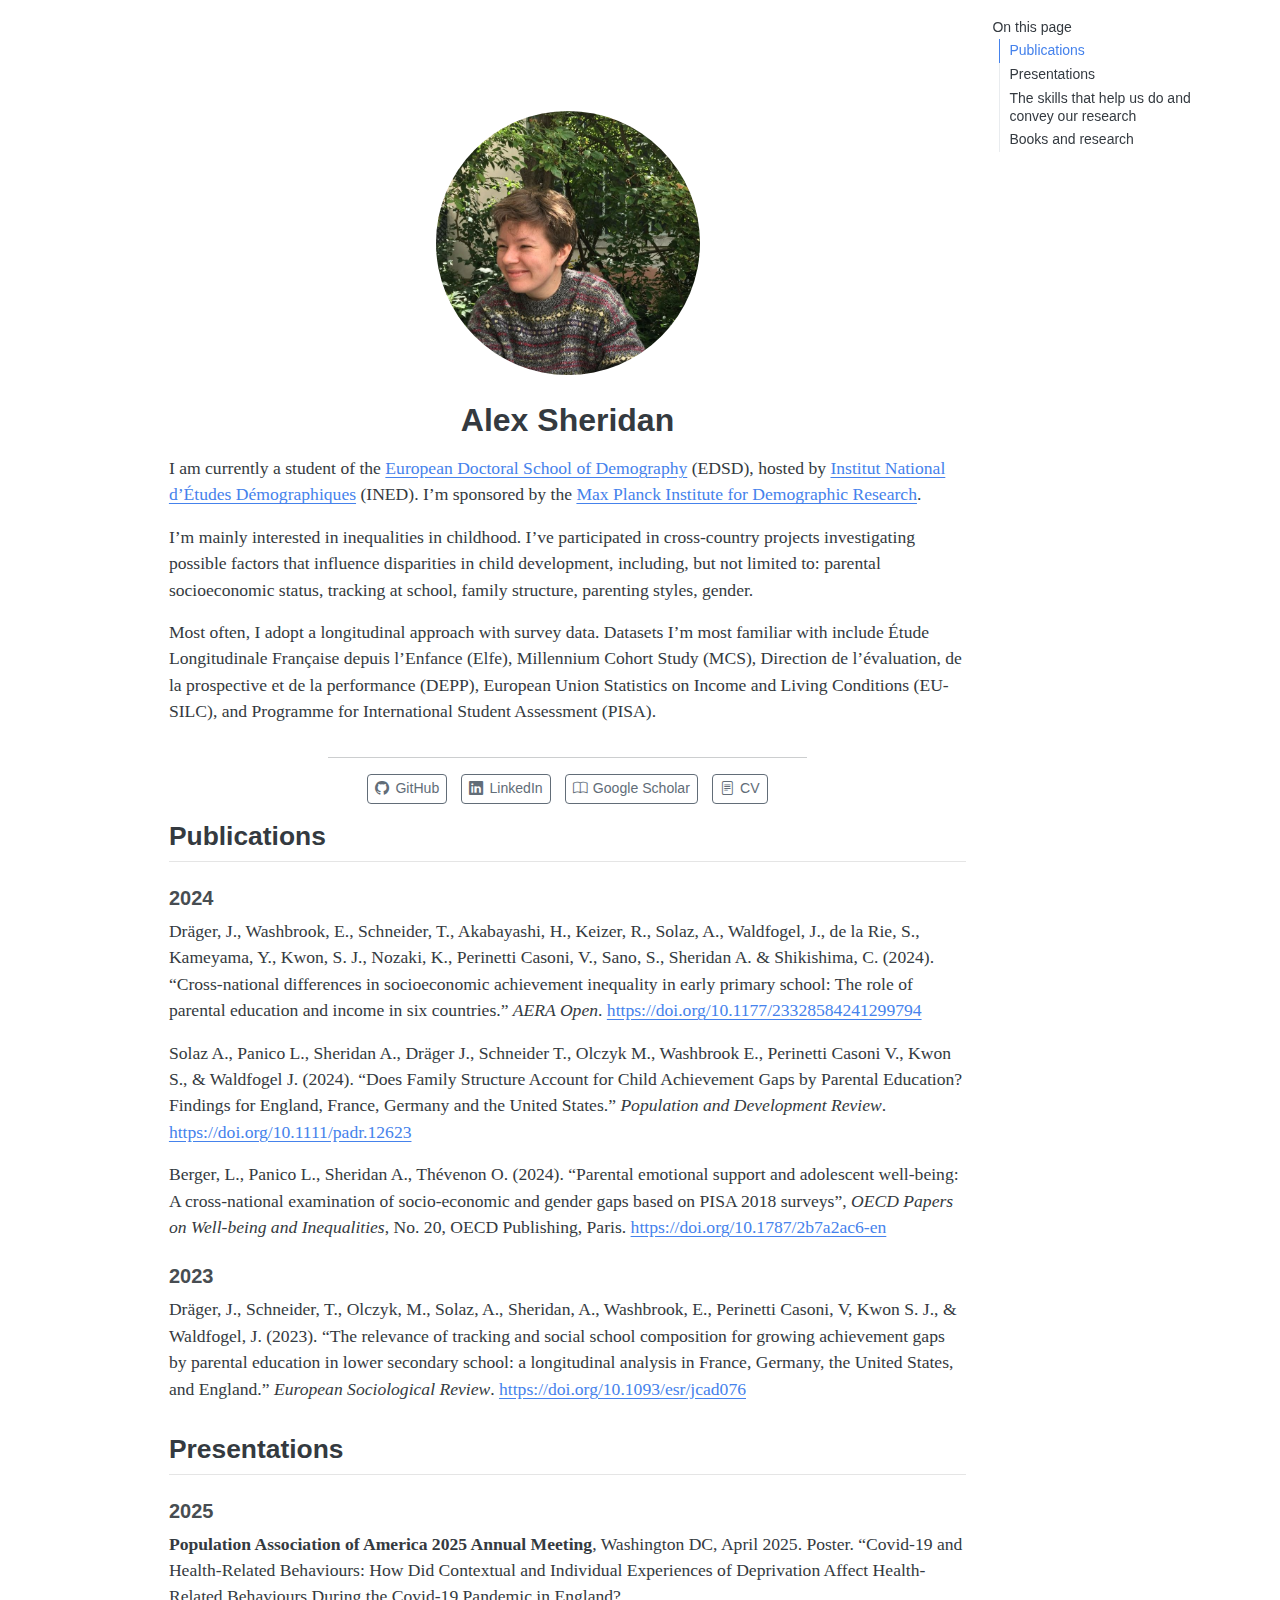
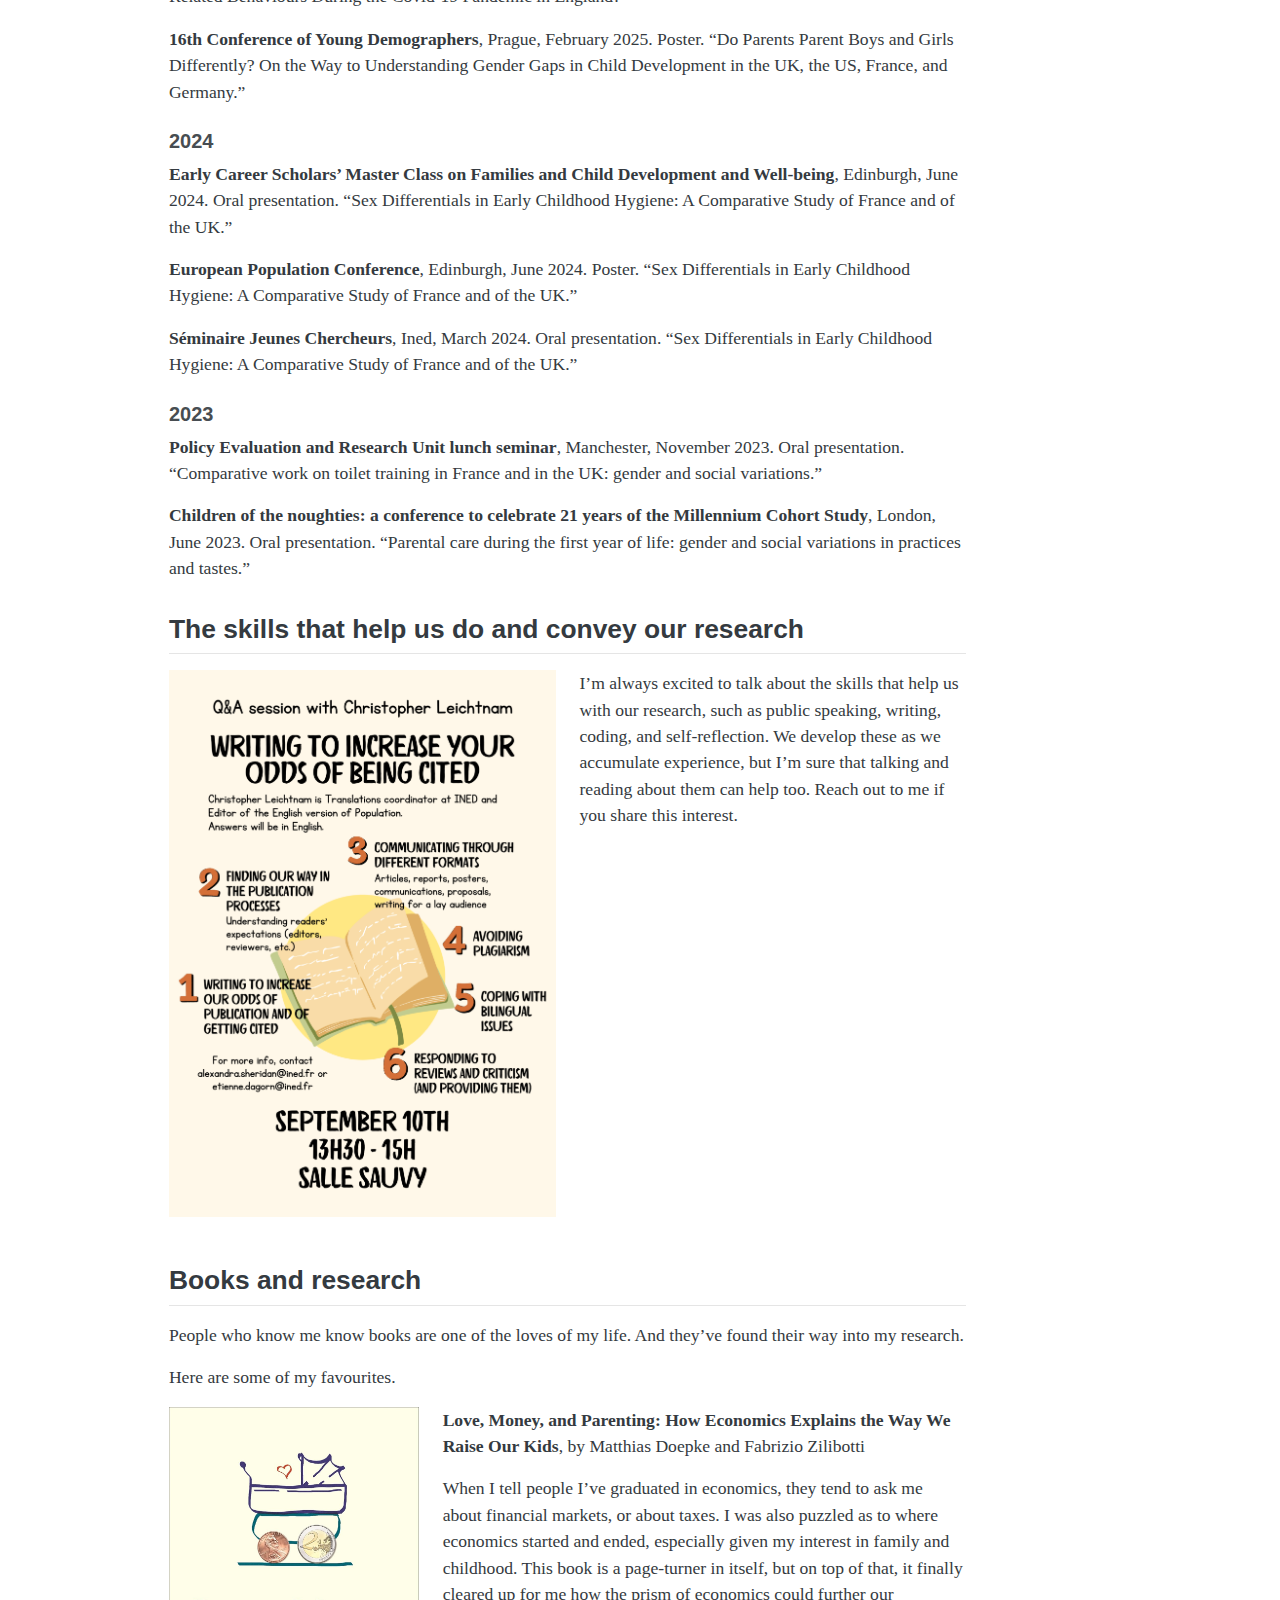
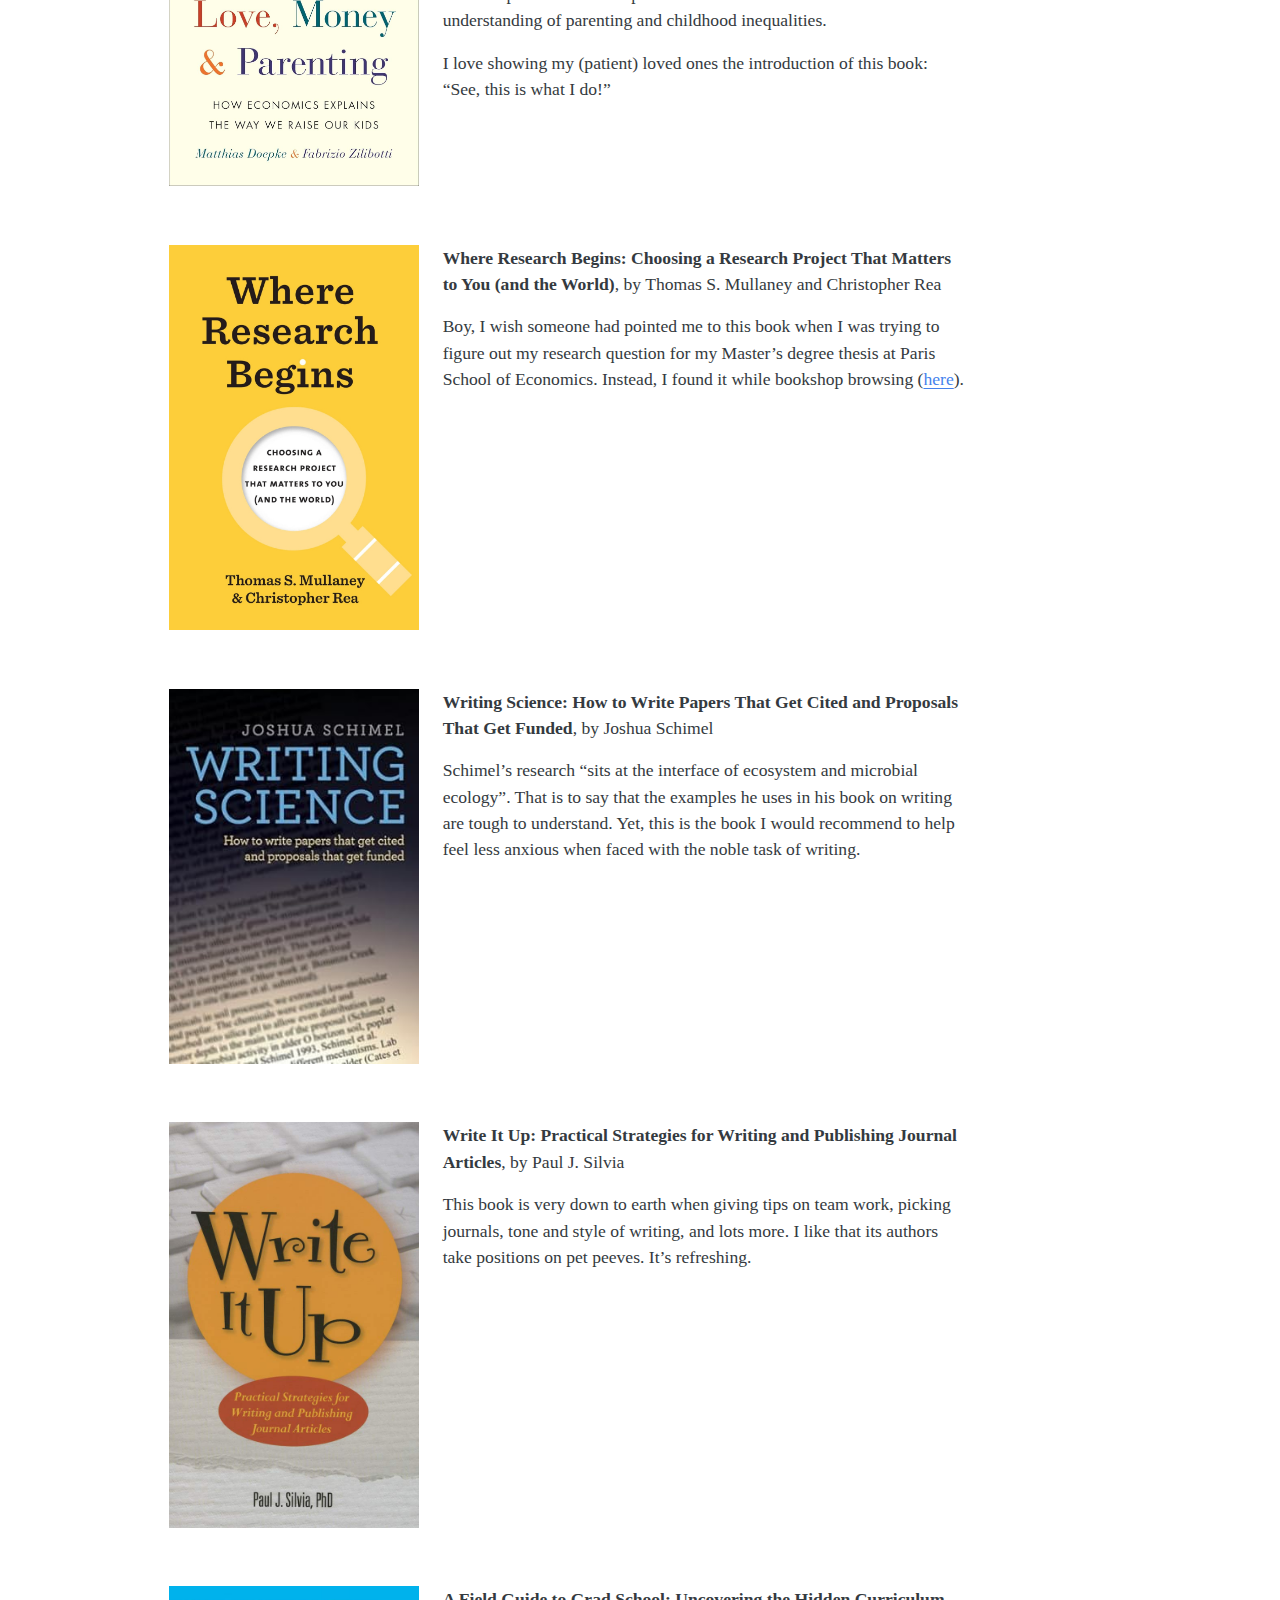
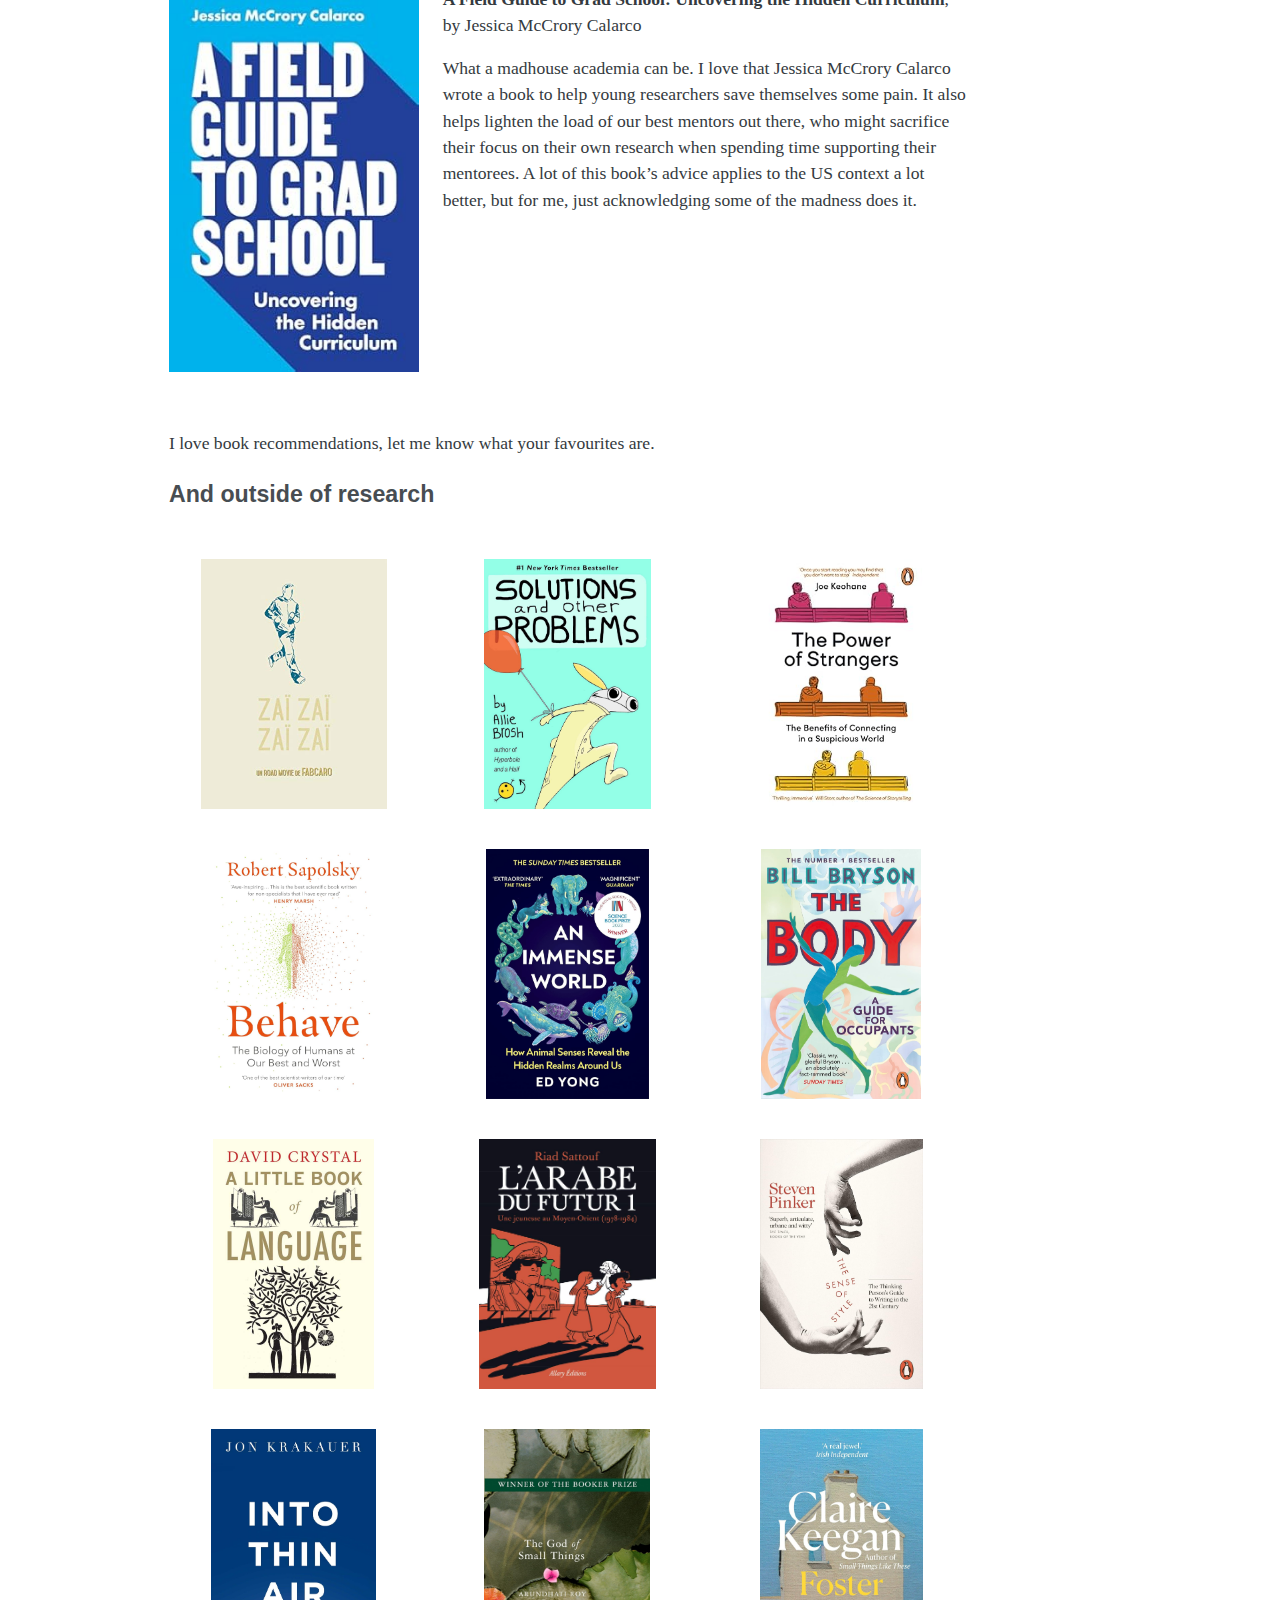
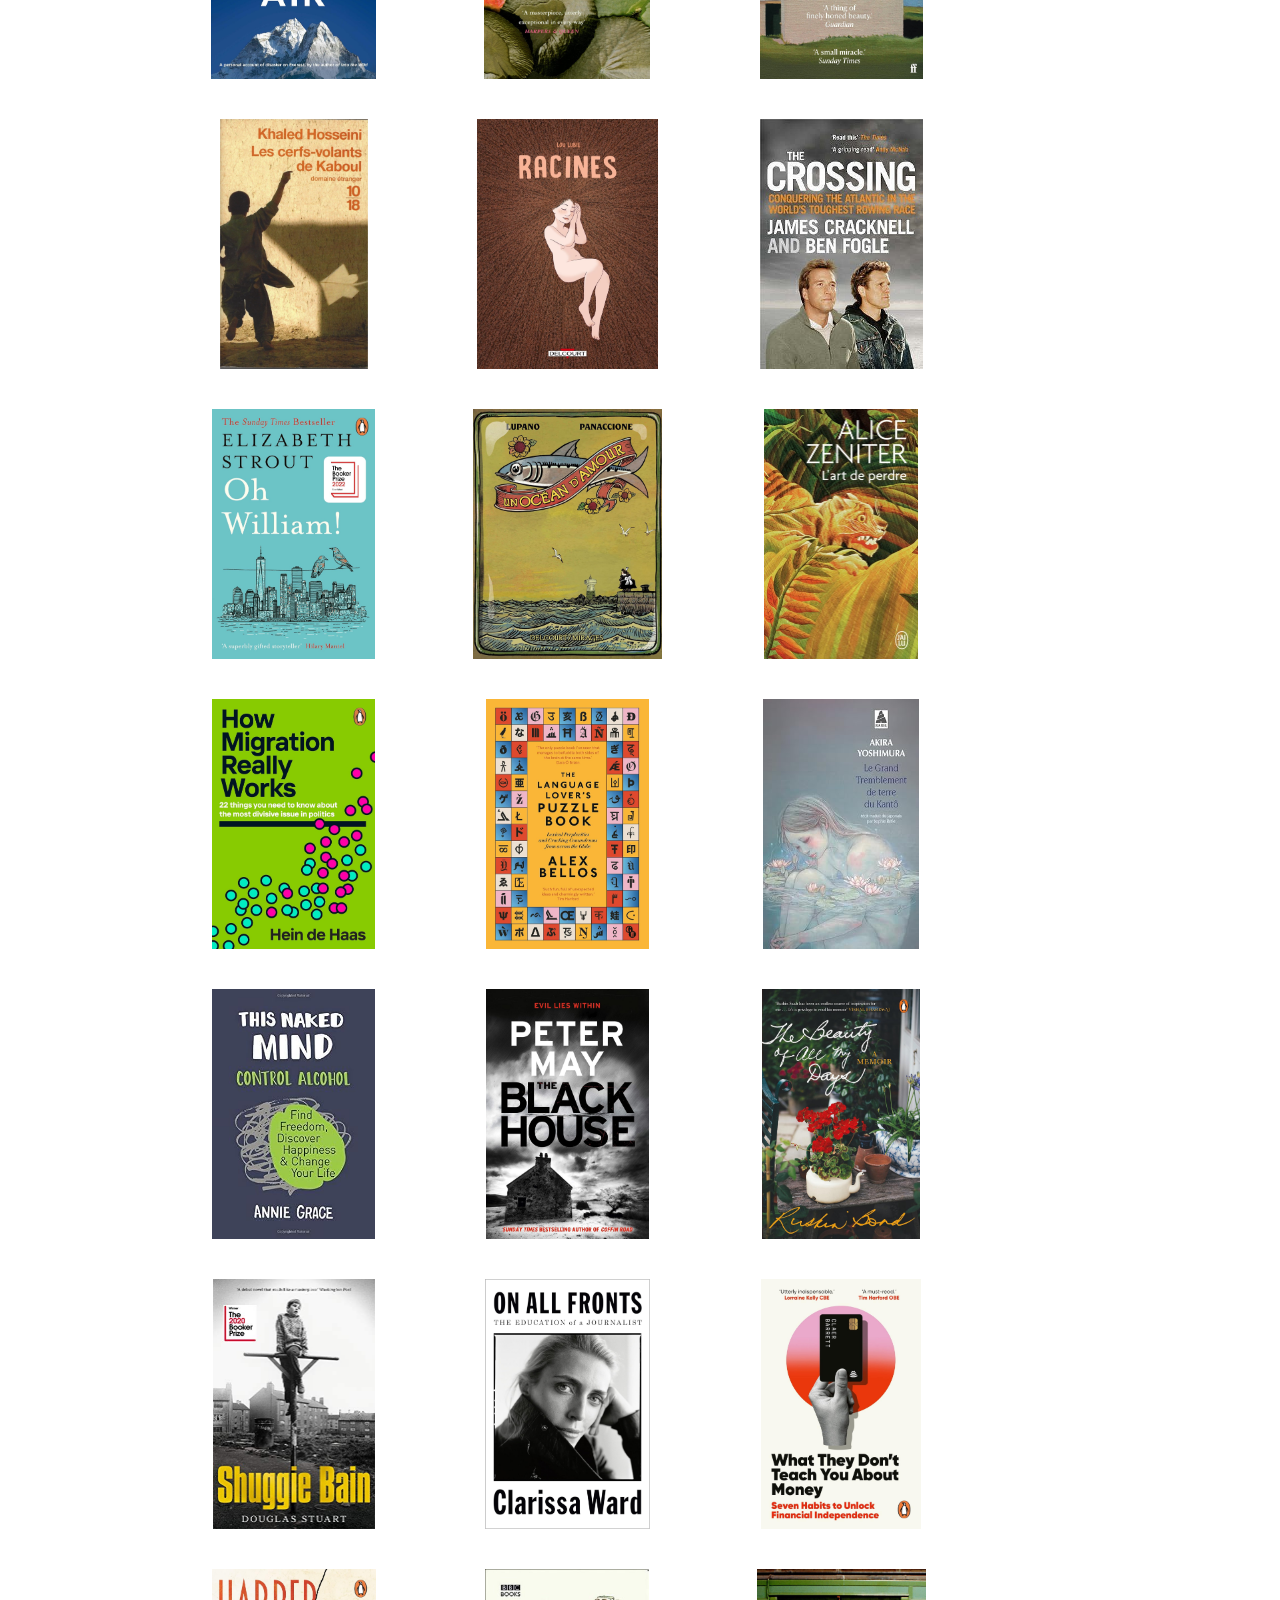
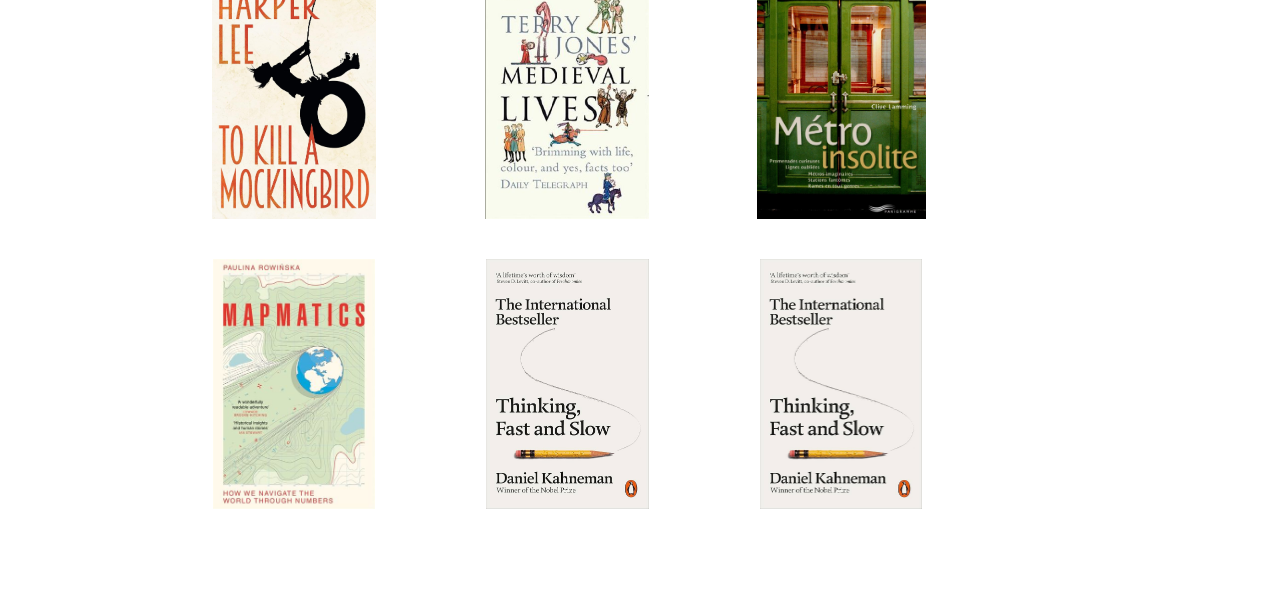
<file: docs/index.html>
<!DOCTYPE html>
<html xmlns="http://www.w3.org/1999/xhtml" lang="en" xml:lang="en"><head>

<meta charset="utf-8">
<meta name="generator" content="quarto-1.5.57">

<meta name="viewport" content="width=device-width, initial-scale=1.0, user-scalable=yes">


<title>Alex Sheridan</title>
<style>
code{white-space: pre-wrap;}
span.smallcaps{font-variant: small-caps;}
div.columns{display: flex; gap: min(4vw, 1.5em);}
div.column{flex: auto; overflow-x: auto;}
div.hanging-indent{margin-left: 1.5em; text-indent: -1.5em;}
ul.task-list{list-style: none;}
ul.task-list li input[type="checkbox"] {
  width: 0.8em;
  margin: 0 0.8em 0.2em -1em; /* quarto-specific, see https://github.com/quarto-dev/quarto-cli/issues/4556 */ 
  vertical-align: middle;
}
</style>


<script src="site_libs/quarto-nav/quarto-nav.js"></script>
<script src="site_libs/clipboard/clipboard.min.js"></script>
<script src="site_libs/quarto-search/autocomplete.umd.js"></script>
<script src="site_libs/quarto-search/fuse.min.js"></script>
<script src="site_libs/quarto-search/quarto-search.js"></script>
<meta name="quarto:offset" content="./">
<script src="site_libs/quarto-html/quarto.js"></script>
<script src="site_libs/quarto-html/popper.min.js"></script>
<script src="site_libs/quarto-html/tippy.umd.min.js"></script>
<link href="site_libs/quarto-html/tippy.css" rel="stylesheet">
<link href="site_libs/quarto-html/quarto-syntax-highlighting.css" rel="stylesheet" id="quarto-text-highlighting-styles">
<script src="site_libs/bootstrap/bootstrap.min.js"></script>
<link href="site_libs/bootstrap/bootstrap-icons.css" rel="stylesheet">
<link href="site_libs/bootstrap/bootstrap.min.css" rel="stylesheet" id="quarto-bootstrap" data-mode="light">
<script id="quarto-search-options" type="application/json">{
  "location": "sidebar",
  "copy-button": false,
  "collapse-after": 3,
  "panel-placement": "start",
  "type": "textbox",
  "limit": 50,
  "keyboard-shortcut": [
    "f",
    "/",
    "s"
  ],
  "show-item-context": false,
  "language": {
    "search-no-results-text": "No results",
    "search-matching-documents-text": "matching documents",
    "search-copy-link-title": "Copy link to search",
    "search-hide-matches-text": "Hide additional matches",
    "search-more-match-text": "more match in this document",
    "search-more-matches-text": "more matches in this document",
    "search-clear-button-title": "Clear",
    "search-text-placeholder": "",
    "search-detached-cancel-button-title": "Cancel",
    "search-submit-button-title": "Submit",
    "search-label": "Search"
  }
}</script>


<link rel="stylesheet" href="styles.css">
</head>

<body>

<div id="quarto-search-results"></div>
<!-- content -->
<div id="quarto-content" class="quarto-container page-columns page-rows-contents page-layout-article">
<!-- sidebar -->
<!-- margin-sidebar -->
    <div id="quarto-margin-sidebar" class="sidebar margin-sidebar">
        <nav id="TOC" role="doc-toc" class="toc-active">
    <h2 id="toc-title">On this page</h2>
   
  <ul>
  <li><a href="#publications" id="toc-publications" class="nav-link active" data-scroll-target="#publications">Publications</a></li>
  <li><a href="#presentations" id="toc-presentations" class="nav-link" data-scroll-target="#presentations">Presentations</a></li>
  <li><a href="#the-skills-that-help-us-do-and-convey-our-research" id="toc-the-skills-that-help-us-do-and-convey-our-research" class="nav-link" data-scroll-target="#the-skills-that-help-us-do-and-convey-our-research">The skills that help us do and convey our research</a></li>
  <li><a href="#books-and-research" id="toc-books-and-research" class="nav-link" data-scroll-target="#books-and-research">Books and research</a>
  <ul class="collapse">
  <li><a href="#and-outside-of-research" id="toc-and-outside-of-research" class="nav-link" data-scroll-target="#and-outside-of-research">And outside of research</a></li>
  </ul></li>
  </ul>
</nav>
    </div>
<!-- main -->
<main class="content" id="quarto-document-content">




<div class="quarto-about-jolla">
  <img src="mypic.jpg" class="about-image
  round " style="height: 15em; width: 15em;">
 <header id="title-block-header" class="quarto-title-block default">
<div class="quarto-title">
<h1 class="title">Alex Sheridan</h1>
</div>
<div class="quarto-title-meta">
  </div>
</header><div id="hero-heading">
<p>I am currently a student of the <a href="https://eaps.nl/edsd/About-EDSD" target="_blank">European Doctoral School of Demography</a> (EDSD), hosted by <a href="https://www.ined.fr/en/" target="_blank">Institut National d’Études Démographiques</a> (INED). I’m sponsored by the <a href="https://www.demogr.mpg.de/en/about_us_6113/the_max_planck_institute_for_demographic_research_6653/" target="_blank">Max Planck Institute for Demographic Research</a>.</p>
<p>I’m mainly interested in inequalities in childhood. I’ve participated in cross-country projects investigating possible factors that influence disparities in child development, including, but not limited to: parental socioeconomic status, tracking at school, family structure, parenting styles, gender.</p>
<p>Most often, I adopt a longitudinal approach with survey data. Datasets I’m most familiar with include Étude Longitudinale Française depuis l’Enfance (Elfe), Millennium Cohort Study (MCS), Direction de l’évaluation, de la prospective et de la performance (DEPP), European Union Statistics on Income and Living Conditions (EU-SILC), and Programme for International Student Assessment (PISA).</p>
</div> 
  <hr class="about-sep">
   <div class="about-links">
  <a href="https://github.com/alextranslatus" class="about-link" rel="" target="">
    <i class="bi bi-github"></i>
     <span class="about-link-text">GitHub</span>
  </a>
  <a href="https://fr.linkedin.com/in/alex-sheridan-22533a333" class="about-link" rel="" target="">
    <i class="bi bi-linkedin"></i>
     <span class="about-link-text">LinkedIn</span>
  </a>
  <a href="https://scholar.google.com/citations?user=9yPrLBIAAAAJ&amp;hl=en&amp;oi=sra" class="about-link" rel="" target="">
    <i class="bi bi-book"></i>
     <span class="about-link-text">Google Scholar</span>
  </a>
  <a href="/cv.pdf" class="about-link" rel="" target="">
    <i class="bi bi-file-text"></i>
     <span class="about-link-text">CV</span>
  </a>
</div>
</div>

<section id="publications" class="level2">
<h2 data-anchor-id="publications">Publications</h2>
<section id="section" class="level4">
<h4 data-anchor-id="section">2024</h4>
<p>Dräger, J., Washbrook, E., Schneider, T., Akabayashi, H., Keizer, R., Solaz, A., Waldfogel, J., de la Rie, S., Kameyama, Y., Kwon, S. J., Nozaki, K., Perinetti Casoni, V., Sano, S., Sheridan A. &amp; Shikishima, C. (2024). “Cross-national differences in socioeconomic achievement inequality in early primary school: The role of parental education and income in six countries.” <em>AERA Open</em>. <a href="https://doi.org/10.1177/23328584241299794" class="uri">https://doi.org/10.1177/23328584241299794</a></p>
<p>Solaz A., Panico L., Sheridan A., Dräger J., Schneider T., Olczyk M., Washbrook E., Perinetti Casoni V., Kwon S., &amp; Waldfogel J. (2024). “Does Family Structure Account for Child Achievement Gaps by Parental Education? Findings for England, France, Germany and the United States.” <em>Population and Development Review</em>. <a href="https://doi.org/10.1111/padr.12623" class="uri">https://doi.org/10.1111/padr.12623</a></p>
<p>Berger, L., Panico L., Sheridan A., Thévenon O. (2024). “Parental emotional support and adolescent well-being: A cross-national examination of socio-economic and gender gaps based on PISA 2018 surveys”, <em>OECD Papers on Well-being and Inequalities</em>, No.&nbsp;20, OECD Publishing, Paris. <a href="https://doi.org/10.1787/2b7a2ac6-en" class="uri">https://doi.org/10.1787/2b7a2ac6-en</a></p>
</section>
<section id="section-1" class="level4">
<h4 data-anchor-id="section-1">2023</h4>
<p>Dräger, J., Schneider, T., Olczyk, M., Solaz, A., Sheridan, A., Washbrook, E., Perinetti Casoni, V, Kwon S. J., &amp; Waldfogel, J. (2023). “The relevance of tracking and social school composition for growing achievement gaps by parental education in lower secondary school: a longitudinal analysis in France, Germany, the United States, and England.” <em>European Sociological Review</em>. <a href="https://doi.org/10.1093/esr/jcad076" class="uri">https://doi.org/10.1093/esr/jcad076</a></p>
</section>
</section>
<section id="presentations" class="level2">
<h2 data-anchor-id="presentations">Presentations</h2>
<section id="section-2" class="level4">
<h4 data-anchor-id="section-2">2025</h4>
<p><strong>Population Association of America 2025 Annual Meeting</strong>, Washington DC, April 2025. Poster. “Covid-19 and Health-Related Behaviours: How Did Contextual and Individual Experiences of Deprivation Affect Health-Related Behaviours During the Covid-19 Pandemic in England?</p>
<p><strong>16th Conference of Young Demographers</strong>, Prague, February 2025. Poster. “Do Parents Parent Boys and Girls Differently? On the Way to Understanding Gender Gaps in Child Development in the UK, the US, France, and Germany.”</p>
</section>
<section id="section-3" class="level4">
<h4 data-anchor-id="section-3">2024</h4>
<p><strong>Early Career Scholars’ Master Class on Families and Child Development and Well-being</strong>, Edinburgh, June 2024. Oral presentation. “Sex Differentials in Early Childhood Hygiene: A Comparative Study of France and of the UK.”</p>
<p><strong>European Population Conference</strong>, Edinburgh, June 2024. Poster. “Sex Differentials in Early Childhood Hygiene: A Comparative Study of France and of the UK.”</p>
<p><strong>Séminaire Jeunes Chercheurs</strong>, Ined, March 2024. Oral presentation. “Sex Differentials in Early Childhood Hygiene: A Comparative Study of France and of the UK.”</p>
</section>
<section id="section-4" class="level4">
<h4 data-anchor-id="section-4">2023</h4>
<p><strong>Policy Evaluation and Research Unit lunch seminar</strong>, Manchester, November 2023. Oral presentation. “Comparative work on toilet training in France and in the UK: gender and social variations.”</p>
<p><strong>Children of the noughties: a conference to celebrate 21 years of the Millennium Cohort Study</strong>, London, June 2023. Oral presentation. “Parental care during the first year of life: gender and social variations in practices and tastes.”</p>
</section>
</section>
<section id="the-skills-that-help-us-do-and-convey-our-research" class="level2">
<h2 data-anchor-id="the-skills-that-help-us-do-and-convey-our-research">The skills that help us do and convey our research</h2>
<div class="grid">
<div class="g-col-6">
<p><img src="q&amp;a_session.png" class="img-fluid" style="width:100.0%"></p>
</div>
<div class="g-col-6">
<p>I’m always excited to talk about the skills that help us with our research, such as public speaking, writing, coding, and self-reflection. We develop these as we accumulate experience, but I’m sure that talking and reading about them can help too. Reach out to me if you share this interest.</p>
</div>
</div>
</section>
<section id="books-and-research" class="level2">
<h2 data-anchor-id="books-and-research">Books and research</h2>
<p>People who know me know books are one of the loves of my life. And they’ve found their way into my research.</p>
<p>Here are some of my favourites.</p>
<div class="grid">
<div class="g-col-4">
<p><a href="https://press.princeton.edu/books/hardcover/9780691171517/love-money-and-parenting?srsltid=AfmBOoq7l7_GTopSnGWAjMFESB1WXz7Ui-qxtPG6o1g4Fg7LE714JYSl" target="_blank"> <img src="love.jpg" class="img-fluid" style="width:100.0%"> </a></p>
</div>
<div class="g-col-8">
<p><strong>Love, Money, and Parenting: How Economics Explains the Way We Raise Our Kids</strong>, by Matthias Doepke and Fabrizio Zilibotti</p>
<p>When I tell people I’ve graduated in economics, they tend to ask me about financial markets, or about taxes. I was also puzzled as to where economics started and ended, especially given my interest in family and childhood. This book is a page-turner in itself, but on top of that, it finally cleared up for me how the prism of economics could further our understanding of parenting and childhood inequalities.</p>
<p>I love showing my (patient) loved ones the introduction of this book: “See, this is what I do!”</p>
</div>
</div>
<p><br></p>
<div class="grid">
<div class="g-col-4">
<p><a href="https://press.uchicago.edu/ucp/books/book/chicago/W/bo131341275.html" target="_blank"> <img src="rq.jpg" class="img-fluid" style="width:100.0%"> </a></p>
</div>
<div class="g-col-8">
<p><strong>Where Research Begins: Choosing a Research Project That Matters to You (and the World)</strong>, by Thomas S. Mullaney and Christopher Rea</p>
<p>Boy, I wish someone had pointed me to this book when I was trying to figure out my research question for my Master’s degree thesis at Paris School of Economics. Instead, I found it while bookshop browsing (<a href="https://www.toppingbooks.co.uk/collections/edinburgh/" target="_blank">here</a>).</p>
</div>
</div>
<p><br></p>
<div class="grid">
<div class="g-col-4">
<p><a href="https://schimelwritingscience.wordpress.com/about/" target="_blank"> <img src="writingscience.jpg" class="img-fluid" style="width:100.0%"> </a></p>
</div>
<div class="g-col-8">
<p><strong>Writing Science: How to Write Papers That Get Cited and Proposals That Get Funded</strong>, by Joshua Schimel</p>
<p>Schimel’s research “sits at the interface of ecosystem and microbial ecology”. That is to say that the examples he uses in his book on writing are tough to understand. Yet, this is the book I would recommend to help feel less anxious when faced with the noble task of writing.</p>
</div>
</div>
<p><br></p>
<div class="grid">
<div class="g-col-4">
<p><a href="https://www.apa.org/pubs/books/4441024" target="_blank"> <img src="writeitup.jpg" class="img-fluid" style="width:100.0%"> </a></p>
</div>
<div class="g-col-8">
<p><strong>Write It Up: Practical Strategies for Writing and Publishing Journal Articles</strong>, by Paul J. Silvia</p>
<p>This book is very down to earth when giving tips on team work, picking journals, tone and style of writing, and lots more. I like that its authors take positions on pet peeves. It’s refreshing.</p>
</div>
</div>
<p><br></p>
<div class="grid">
<div class="g-col-4">
<p><a href="https://press.princeton.edu/books/paperback/9780691201092/a-field-guide-to-grad-school?srsltid=AfmBOorRkaokZ50r2cFdKd9hHXmxChtkz66MErS3S6raYoFH1L33tDHC" target="_blank"> <img src="hiddenc.jpg" class="img-fluid" style="width:100.0%"> </a></p>
</div>
<div class="g-col-8">
<p><strong>A Field Guide to Grad School: Uncovering the Hidden Curriculum</strong>, by Jessica McCrory Calarco</p>
<p>What a madhouse academia can be. I love that Jessica McCrory Calarco wrote a book to help young researchers save themselves some pain. It also helps lighten the load of our best mentors out there, who might sacrifice their focus on their own research when spending time supporting their mentorees. A lot of this book’s advice applies to the US context a lot better, but for me, just acknowledging some of the madness does it.</p>
</div>
</div>
<p><br></p>
<p>I love book recommendations, let me know what your favourites are.</p>
<section id="and-outside-of-research" class="level3">
<h3 data-anchor-id="and-outside-of-research">And outside of research</h3>
<p><br></p>
<div class="grid">
<div class="g-col-4">
<p><a href="https://www.babelio.com/livres/Fabcaro-Zai-zai-zai-zai/719553" target="_blank"> <img src="zai.jpg" alt="Image 1" style="height: 250px; object-fit: contain; width: 100%; margin: 0;"> </a></p>
</div>
<div class="g-col-4">
<p><a href="https://www.simonandschuster.com/books/Solutions-and-Other-Problems/Allie-Brosh/9781982156954" target="_blank"> <img src="solutions.jpg" alt="Image 2" style="height: 250px; object-fit: contain; width: 100%; margin: 0;"> </a></p>
</div>
<div class="g-col-4">
<p><a href="https://www.penguin.co.uk/books/313766/the-power-of-strangers-by-keohane-joe/9780241986424" target="_blank"> <img src="power.jpg" alt="Image 3" style="height: 250px; object-fit: contain; width: 100%; margin: 0;"> </a></p>
</div>
<div class="g-col-4">
<p><a href="https://www.penguinrandomhouse.com/books/311787/behave-by-robert-m-sapolsky/" target="_blank"> <img src="behave.jpg" alt="Image 4" style="height: 250px; object-fit: contain; width: 100%; margin: 0;"> </a></p>
</div>
<div class="g-col-4">
<p><a href="https://www.penguinrandomhouse.com/books/616914/an-immense-world-by-ed-yong/" target="_blank"> <img src="world.jpg" alt="Image 5" style="height: 250px; object-fit: contain; width: 100%; margin: 0;"> </a></p>
</div>
<div class="g-col-4">
<p><a href="https://www.penguinrandomhouse.com/books/239783/the-body-by-bill-bryson/" target="_blank"> <img src="body.jpg" alt="Image 6" style="height: 250px; object-fit: contain; width: 100%; margin: 0;"> </a></p>
</div>
<div class="g-col-4">
<p><a href="https://yalebooks.yale.edu/book/9780300170825/a-little-book-of-language/" target="_blank"> <img src="language.jpg" alt="Image 7" style="height: 250px; object-fit: contain; width: 100%; margin: 0;"> </a></p>
</div>
<div class="g-col-4">
<p><a href="https://allary-editions.fr/products/riad-sattouf-arabe-du-futur-1" target="_blank"> <img src="arabe.jpg" alt="Image 8" style="height: 250px; object-fit: contain; width: 100%; margin: 0;"> </a></p>
</div>
<div class="g-col-4">
<p><a href="https://www.penguin.co.uk/books/183573/the-sense-of-style-by-pinker-steven/9780241957714" target="_blank"> <img src="pinker.jpg" alt="Image 9" style="height: 250px; object-fit: contain; width: 100%; margin: 0;"> </a></p>
</div>
<div class="g-col-4">
<p><a href="https://www.penguinrandomhouse.com/books/95441/into-thin-air-by-jon-krakauer-new-afterword-by-the-author/" target="_blank"> <img src="thinair.jpg" alt="Image 10" style="height: 250px; object-fit: contain; width: 100%; margin: 0;"> </a></p>
</div>
<div class="g-col-4">
<p><a href="https://www.penguinrandomhouse.com/books/158400/the-god-of-small-things-by-arundhati-roy/" target="_blank"> <img src="god.jpg" alt="Image 11" style="height: 250px; object-fit: contain; width: 100%; margin: 0;"> </a></p>
</div>
<div class="g-col-4">
<p><a href="https://www.nytimes.com/2022/10/30/books/review/claire-keegan-foster.html" target="_blank"> <img src="foster.jpg" alt="Image 12" style="height: 250px; object-fit: contain; width: 100%; margin: 0;"> </a></p>
</div>
<div class="g-col-4">
<p><a href="https://www.babelio.com/livres/Hosseini-Les-cerfs-volants-de-Kaboul/6303" target="_blank"> <img src="kaboul.jpg" alt="Image 13" style="height: 250px; object-fit: contain; width: 100%; margin: 0;"> </a></p>
</div>
<div class="g-col-4">
<p><a href="https://www.loulubie.fr/livres/racines" target="_blank"> <img src="lou.jpg" alt="Image 14" style="height: 250px; object-fit: contain; width: 100%; margin: 0;"> </a></p>
</div>
<div class="g-col-4">
<p><a href="https://atlantic-books.co.uk/book/the-crossing/" target="_blank"> <img src="crossing.jpg" alt="Image 15" style="height: 250px; object-fit: contain; width: 100%; margin: 0;"> </a></p>
</div>
<div class="g-col-4">
<p><a href="https://www.elizabethstrout.com/books/oh-william" target="_blank"> <img src="william.jpg" alt="Image 16" style="height: 250px; object-fit: contain; width: 100%; margin: 0;"> </a></p>
</div>
<div class="g-col-4">
<p><a href="https://www.editions-delcourt.fr/bd/series/serie-un-ocean-d-amour/album-un-ocean-d-amour" target="_blank"> <img src="ocean.jpg" alt="Image 17" style="height: 250px; object-fit: contain; width: 100%; margin: 0;"> </a></p>
</div>
<div class="g-col-4">
<p><a href="https://www.babelio.com/livres/Zeniter-Lart-de-perdre/956484" target="_blank"> <img src="art.jpg" alt="Image 18" style="height: 250px; object-fit: contain; width: 100%; margin: 0;"> </a></p>
</div>
<div class="g-col-4">
<p><a href="https://www.penguin.co.uk/books/455478/how-migration-really-works-by-haas-hein-de/9780241998779" target="_blank"> <img src="migration.jpg" alt="Image 19" style="height: 250px; object-fit: contain; width: 100%; margin: 0;"> </a></p>
</div>
<div class="g-col-4">
<p><a href="https://www.alexbellos.com/language" target="_blank"> <img src="puzzle.jpg" alt="Image 20" style="height: 250px; object-fit: contain; width: 100%; margin: 0;"> </a></p>
</div>
<div class="g-col-4">
<p><a href="https://www.babelio.com/livres/Yoshimura-Le-Grand-Tremblement-de-terre-du-Kanto/172850" target="_blank"> <img src="kanto.jpg" alt="Image 21" style="height: 250px; object-fit: contain; width: 100%; margin: 0;"> </a></p>
</div>
<div class="g-col-4">
<p><a href="https://www.penguinrandomhouse.com/books/577190/this-naked-mind-by-annie-grace/" target="_blank"> <img src="mind.jpg" alt="Image 22" style="height: 250px; object-fit: contain; width: 100%; margin: 0;"> </a></p>
</div>
<div class="g-col-4">
<p><a href="https://maypeter.com/the-blackhouse/" target="_blank"> <img src="may.jpg" alt="Image 23" style="height: 250px; object-fit: contain; width: 100%; margin: 0;"> </a></p>
</div>
<div class="g-col-4">
<p><a href="https://thewhimsybookworm.blogspot.com/2022/06/book-review-beauty-of-all-my-days.html" target="_blank"> <img src="bond.jpg" alt="Image 24" style="height: 250px; object-fit: contain; width: 100%; margin: 0;"> </a></p>
</div>
<div class="g-col-4">
<p><a href="https://www.theguardian.com/books/2020/jul/31/shuggie-bain-by-douglas-stuart-review-a-rare-and-gritty-debut" target="_blank"> <img src="shuggie.jpg" alt="Image 25" style="height: 250px; object-fit: contain; width: 100%; margin: 0;"> </a></p>
</div>
<div class="g-col-4">
<p><a href="https://www.penguinrandomhouse.com/books/598169/on-all-fronts-by-clarissa-ward/" target="_blank"> <img src="front.jpg" alt="Image 26" style="height: 250px; object-fit: contain; width: 100%; margin: 0;"> </a></p>
</div>
<div class="g-col-4">
<p><a href="https://www.penguin.co.uk/books/455575/what-they-dont-teach-you-about-money-by-barrett-claer/9781529146332" target="_blank"> <img src="money.jpg" alt="Image 27" style="height: 250px; object-fit: contain; width: 100%; margin: 0;"> </a></p>
</div>
<div class="g-col-4">
<p><a href="https://www.britannica.com/topic/To-Kill-a-Mockingbird" target="_blank"> <img src="kill.jpg" alt="Image 28" style="height: 250px; object-fit: contain; width: 100%; margin: 0;"> </a></p>
</div>
<div class="g-col-4">
<p><a href="https://en.wikipedia.org/wiki/Terry_Jones%27_Medieval_Lives" target="_blank"> <img src="medieval.jpg" alt="Image 28" style="height: 250px; object-fit: contain; width: 100%; margin: 0;"> </a></p>
</div>
<div class="g-col-4">
<p><a href="https://www.parigramme.com/livre-metro-insolite-49.htm" target="_blank"> <img src="metro.jpg" alt="Image 28" style="height: 250px; object-fit: contain; width: 100%; margin: 0;"> </a></p>
</div>
<div class="g-col-4">
<p><a href="https://www.panmacmillan.com/authors/paulina-rowinska/mapmatics/9781035007042" target="_blank"> <img src="map.jpg" alt="Image 28" style="height: 250px; object-fit: contain; width: 100%; margin: 0;"> </a></p>
</div>
<div class="g-col-4">
<p><a href="https://www.penguin.co.uk/books/56314/thinking-fast-and-slow-by-kahneman-daniel/9780141033570" target="_blank"> <img src="think.jpg" alt="Image 28" style="height: 250px; object-fit: contain; width: 100%; margin: 0;"> </a></p>
</div>
<div class="g-col-4">
<p><a href="https://www.penguin.co.uk/books/56314/thinking-fast-and-slow-by-kahneman-daniel/9780141033570" target="_blank"> <img src="think.jpg" alt="Image 28" style="height: 250px; object-fit: contain; width: 100%; margin: 0;"> </a></p>
</div>
</div>



</section>
</section>

</main> <!-- /main -->
<script id="quarto-html-after-body" type="application/javascript">
window.document.addEventListener("DOMContentLoaded", function (event) {
  const toggleBodyColorMode = (bsSheetEl) => {
    const mode = bsSheetEl.getAttribute("data-mode");
    const bodyEl = window.document.querySelector("body");
    if (mode === "dark") {
      bodyEl.classList.add("quarto-dark");
      bodyEl.classList.remove("quarto-light");
    } else {
      bodyEl.classList.add("quarto-light");
      bodyEl.classList.remove("quarto-dark");
    }
  }
  const toggleBodyColorPrimary = () => {
    const bsSheetEl = window.document.querySelector("link#quarto-bootstrap");
    if (bsSheetEl) {
      toggleBodyColorMode(bsSheetEl);
    }
  }
  toggleBodyColorPrimary();  
  const isCodeAnnotation = (el) => {
    for (const clz of el.classList) {
      if (clz.startsWith('code-annotation-')) {                     
        return true;
      }
    }
    return false;
  }
  const onCopySuccess = function(e) {
    // button target
    const button = e.trigger;
    // don't keep focus
    button.blur();
    // flash "checked"
    button.classList.add('code-copy-button-checked');
    var currentTitle = button.getAttribute("title");
    button.setAttribute("title", "Copied!");
    let tooltip;
    if (window.bootstrap) {
      button.setAttribute("data-bs-toggle", "tooltip");
      button.setAttribute("data-bs-placement", "left");
      button.setAttribute("data-bs-title", "Copied!");
      tooltip = new bootstrap.Tooltip(button, 
        { trigger: "manual", 
          customClass: "code-copy-button-tooltip",
          offset: [0, -8]});
      tooltip.show();    
    }
    setTimeout(function() {
      if (tooltip) {
        tooltip.hide();
        button.removeAttribute("data-bs-title");
        button.removeAttribute("data-bs-toggle");
        button.removeAttribute("data-bs-placement");
      }
      button.setAttribute("title", currentTitle);
      button.classList.remove('code-copy-button-checked');
    }, 1000);
    // clear code selection
    e.clearSelection();
  }
  const getTextToCopy = function(trigger) {
      const codeEl = trigger.previousElementSibling.cloneNode(true);
      for (const childEl of codeEl.children) {
        if (isCodeAnnotation(childEl)) {
          childEl.remove();
        }
      }
      return codeEl.innerText;
  }
  const clipboard = new window.ClipboardJS('.code-copy-button:not([data-in-quarto-modal])', {
    text: getTextToCopy
  });
  clipboard.on('success', onCopySuccess);
  if (window.document.getElementById('quarto-embedded-source-code-modal')) {
    // For code content inside modals, clipBoardJS needs to be initialized with a container option
    // TODO: Check when it could be a function (https://github.com/zenorocha/clipboard.js/issues/860)
    const clipboardModal = new window.ClipboardJS('.code-copy-button[data-in-quarto-modal]', {
      text: getTextToCopy,
      container: window.document.getElementById('quarto-embedded-source-code-modal')
    });
    clipboardModal.on('success', onCopySuccess);
  }
    var localhostRegex = new RegExp(/^(?:http|https):\/\/localhost\:?[0-9]*\//);
    var mailtoRegex = new RegExp(/^mailto:/);
      var filterRegex = new RegExp('/' + window.location.host + '/');
    var isInternal = (href) => {
        return filterRegex.test(href) || localhostRegex.test(href) || mailtoRegex.test(href);
    }
    // Inspect non-navigation links and adorn them if external
 	var links = window.document.querySelectorAll('a[href]:not(.nav-link):not(.navbar-brand):not(.toc-action):not(.sidebar-link):not(.sidebar-item-toggle):not(.pagination-link):not(.no-external):not([aria-hidden]):not(.dropdown-item):not(.quarto-navigation-tool):not(.about-link)');
    for (var i=0; i<links.length; i++) {
      const link = links[i];
      if (!isInternal(link.href)) {
        // undo the damage that might have been done by quarto-nav.js in the case of
        // links that we want to consider external
        if (link.dataset.originalHref !== undefined) {
          link.href = link.dataset.originalHref;
        }
      }
    }
  function tippyHover(el, contentFn, onTriggerFn, onUntriggerFn) {
    const config = {
      allowHTML: true,
      maxWidth: 500,
      delay: 100,
      arrow: false,
      appendTo: function(el) {
          return el.parentElement;
      },
      interactive: true,
      interactiveBorder: 10,
      theme: 'quarto',
      placement: 'bottom-start',
    };
    if (contentFn) {
      config.content = contentFn;
    }
    if (onTriggerFn) {
      config.onTrigger = onTriggerFn;
    }
    if (onUntriggerFn) {
      config.onUntrigger = onUntriggerFn;
    }
    window.tippy(el, config); 
  }
  const noterefs = window.document.querySelectorAll('a[role="doc-noteref"]');
  for (var i=0; i<noterefs.length; i++) {
    const ref = noterefs[i];
    tippyHover(ref, function() {
      // use id or data attribute instead here
      let href = ref.getAttribute('data-footnote-href') || ref.getAttribute('href');
      try { href = new URL(href).hash; } catch {}
      const id = href.replace(/^#\/?/, "");
      const note = window.document.getElementById(id);
      if (note) {
        return note.innerHTML;
      } else {
        return "";
      }
    });
  }
  const xrefs = window.document.querySelectorAll('a.quarto-xref');
  const processXRef = (id, note) => {
    // Strip column container classes
    const stripColumnClz = (el) => {
      el.classList.remove("page-full", "page-columns");
      if (el.children) {
        for (const child of el.children) {
          stripColumnClz(child);
        }
      }
    }
    stripColumnClz(note)
    if (id === null || id.startsWith('sec-')) {
      // Special case sections, only their first couple elements
      const container = document.createElement("div");
      if (note.children && note.children.length > 2) {
        container.appendChild(note.children[0].cloneNode(true));
        for (let i = 1; i < note.children.length; i++) {
          const child = note.children[i];
          if (child.tagName === "P" && child.innerText === "") {
            continue;
          } else {
            container.appendChild(child.cloneNode(true));
            break;
          }
        }
        if (window.Quarto?.typesetMath) {
          window.Quarto.typesetMath(container);
        }
        return container.innerHTML
      } else {
        if (window.Quarto?.typesetMath) {
          window.Quarto.typesetMath(note);
        }
        return note.innerHTML;
      }
    } else {
      // Remove any anchor links if they are present
      const anchorLink = note.querySelector('a.anchorjs-link');
      if (anchorLink) {
        anchorLink.remove();
      }
      if (window.Quarto?.typesetMath) {
        window.Quarto.typesetMath(note);
      }
      // TODO in 1.5, we should make sure this works without a callout special case
      if (note.classList.contains("callout")) {
        return note.outerHTML;
      } else {
        return note.innerHTML;
      }
    }
  }
  for (var i=0; i<xrefs.length; i++) {
    const xref = xrefs[i];
    tippyHover(xref, undefined, function(instance) {
      instance.disable();
      let url = xref.getAttribute('href');
      let hash = undefined; 
      if (url.startsWith('#')) {
        hash = url;
      } else {
        try { hash = new URL(url).hash; } catch {}
      }
      if (hash) {
        const id = hash.replace(/^#\/?/, "");
        const note = window.document.getElementById(id);
        if (note !== null) {
          try {
            const html = processXRef(id, note.cloneNode(true));
            instance.setContent(html);
          } finally {
            instance.enable();
            instance.show();
          }
        } else {
          // See if we can fetch this
          fetch(url.split('#')[0])
          .then(res => res.text())
          .then(html => {
            const parser = new DOMParser();
            const htmlDoc = parser.parseFromString(html, "text/html");
            const note = htmlDoc.getElementById(id);
            if (note !== null) {
              const html = processXRef(id, note);
              instance.setContent(html);
            } 
          }).finally(() => {
            instance.enable();
            instance.show();
          });
        }
      } else {
        // See if we can fetch a full url (with no hash to target)
        // This is a special case and we should probably do some content thinning / targeting
        fetch(url)
        .then(res => res.text())
        .then(html => {
          const parser = new DOMParser();
          const htmlDoc = parser.parseFromString(html, "text/html");
          const note = htmlDoc.querySelector('main.content');
          if (note !== null) {
            // This should only happen for chapter cross references
            // (since there is no id in the URL)
            // remove the first header
            if (note.children.length > 0 && note.children[0].tagName === "HEADER") {
              note.children[0].remove();
            }
            const html = processXRef(null, note);
            instance.setContent(html);
          } 
        }).finally(() => {
          instance.enable();
          instance.show();
        });
      }
    }, function(instance) {
    });
  }
      let selectedAnnoteEl;
      const selectorForAnnotation = ( cell, annotation) => {
        let cellAttr = 'data-code-cell="' + cell + '"';
        let lineAttr = 'data-code-annotation="' +  annotation + '"';
        const selector = 'span[' + cellAttr + '][' + lineAttr + ']';
        return selector;
      }
      const selectCodeLines = (annoteEl) => {
        const doc = window.document;
        const targetCell = annoteEl.getAttribute("data-target-cell");
        const targetAnnotation = annoteEl.getAttribute("data-target-annotation");
        const annoteSpan = window.document.querySelector(selectorForAnnotation(targetCell, targetAnnotation));
        const lines = annoteSpan.getAttribute("data-code-lines").split(",");
        const lineIds = lines.map((line) => {
          return targetCell + "-" + line;
        })
        let top = null;
        let height = null;
        let parent = null;
        if (lineIds.length > 0) {
            //compute the position of the single el (top and bottom and make a div)
            const el = window.document.getElementById(lineIds[0]);
            top = el.offsetTop;
            height = el.offsetHeight;
            parent = el.parentElement.parentElement;
          if (lineIds.length > 1) {
            const lastEl = window.document.getElementById(lineIds[lineIds.length - 1]);
            const bottom = lastEl.offsetTop + lastEl.offsetHeight;
            height = bottom - top;
          }
          if (top !== null && height !== null && parent !== null) {
            // cook up a div (if necessary) and position it 
            let div = window.document.getElementById("code-annotation-line-highlight");
            if (div === null) {
              div = window.document.createElement("div");
              div.setAttribute("id", "code-annotation-line-highlight");
              div.style.position = 'absolute';
              parent.appendChild(div);
            }
            div.style.top = top - 2 + "px";
            div.style.height = height + 4 + "px";
            div.style.left = 0;
            let gutterDiv = window.document.getElementById("code-annotation-line-highlight-gutter");
            if (gutterDiv === null) {
              gutterDiv = window.document.createElement("div");
              gutterDiv.setAttribute("id", "code-annotation-line-highlight-gutter");
              gutterDiv.style.position = 'absolute';
              const codeCell = window.document.getElementById(targetCell);
              const gutter = codeCell.querySelector('.code-annotation-gutter');
              gutter.appendChild(gutterDiv);
            }
            gutterDiv.style.top = top - 2 + "px";
            gutterDiv.style.height = height + 4 + "px";
          }
          selectedAnnoteEl = annoteEl;
        }
      };
      const unselectCodeLines = () => {
        const elementsIds = ["code-annotation-line-highlight", "code-annotation-line-highlight-gutter"];
        elementsIds.forEach((elId) => {
          const div = window.document.getElementById(elId);
          if (div) {
            div.remove();
          }
        });
        selectedAnnoteEl = undefined;
      };
        // Handle positioning of the toggle
    window.addEventListener(
      "resize",
      throttle(() => {
        elRect = undefined;
        if (selectedAnnoteEl) {
          selectCodeLines(selectedAnnoteEl);
        }
      }, 10)
    );
    function throttle(fn, ms) {
    let throttle = false;
    let timer;
      return (...args) => {
        if(!throttle) { // first call gets through
            fn.apply(this, args);
            throttle = true;
        } else { // all the others get throttled
            if(timer) clearTimeout(timer); // cancel #2
            timer = setTimeout(() => {
              fn.apply(this, args);
              timer = throttle = false;
            }, ms);
        }
      };
    }
      // Attach click handler to the DT
      const annoteDls = window.document.querySelectorAll('dt[data-target-cell]');
      for (const annoteDlNode of annoteDls) {
        annoteDlNode.addEventListener('click', (event) => {
          const clickedEl = event.target;
          if (clickedEl !== selectedAnnoteEl) {
            unselectCodeLines();
            const activeEl = window.document.querySelector('dt[data-target-cell].code-annotation-active');
            if (activeEl) {
              activeEl.classList.remove('code-annotation-active');
            }
            selectCodeLines(clickedEl);
            clickedEl.classList.add('code-annotation-active');
          } else {
            // Unselect the line
            unselectCodeLines();
            clickedEl.classList.remove('code-annotation-active');
          }
        });
      }
  const findCites = (el) => {
    const parentEl = el.parentElement;
    if (parentEl) {
      const cites = parentEl.dataset.cites;
      if (cites) {
        return {
          el,
          cites: cites.split(' ')
        };
      } else {
        return findCites(el.parentElement)
      }
    } else {
      return undefined;
    }
  };
  var bibliorefs = window.document.querySelectorAll('a[role="doc-biblioref"]');
  for (var i=0; i<bibliorefs.length; i++) {
    const ref = bibliorefs[i];
    const citeInfo = findCites(ref);
    if (citeInfo) {
      tippyHover(citeInfo.el, function() {
        var popup = window.document.createElement('div');
        citeInfo.cites.forEach(function(cite) {
          var citeDiv = window.document.createElement('div');
          citeDiv.classList.add('hanging-indent');
          citeDiv.classList.add('csl-entry');
          var biblioDiv = window.document.getElementById('ref-' + cite);
          if (biblioDiv) {
            citeDiv.innerHTML = biblioDiv.innerHTML;
          }
          popup.appendChild(citeDiv);
        });
        return popup.innerHTML;
      });
    }
  }
});
</script>
</div> <!-- /content -->




</body></html>
</file>
<file: docs/site_libs/quarto-html/tippy.css>
.tippy-box[data-animation=fade][data-state=hidden]{opacity:0}[data-tippy-root]{max-width:calc(100vw - 10px)}.tippy-box{position:relative;background-color:#333;color:#fff;border-radius:4px;font-size:14px;line-height:1.4;white-space:normal;outline:0;transition-property:transform,visibility,opacity}.tippy-box[data-placement^=top]>.tippy-arrow{bottom:0}.tippy-box[data-placement^=top]>.tippy-arrow:before{bottom:-7px;left:0;border-width:8px 8px 0;border-top-color:initial;transform-origin:center top}.tippy-box[data-placement^=bottom]>.tippy-arrow{top:0}.tippy-box[data-placement^=bottom]>.tippy-arrow:before{top:-7px;left:0;border-width:0 8px 8px;border-bottom-color:initial;transform-origin:center bottom}.tippy-box[data-placement^=left]>.tippy-arrow{right:0}.tippy-box[data-placement^=left]>.tippy-arrow:before{border-width:8px 0 8px 8px;border-left-color:initial;right:-7px;transform-origin:center left}.tippy-box[data-placement^=right]>.tippy-arrow{left:0}.tippy-box[data-placement^=right]>.tippy-arrow:before{left:-7px;border-width:8px 8px 8px 0;border-right-color:initial;transform-origin:center right}.tippy-box[data-inertia][data-state=visible]{transition-timing-function:cubic-bezier(.54,1.5,.38,1.11)}.tippy-arrow{width:16px;height:16px;color:#333}.tippy-arrow:before{content:"";position:absolute;border-color:transparent;border-style:solid}.tippy-content{position:relative;padding:5px 9px;z-index:1}
</file>
<file: docs/site_libs/quarto-html/quarto-syntax-highlighting.css>
/* quarto syntax highlight colors */
:root {
  --quarto-hl-ot-color: #003B4F;
  --quarto-hl-at-color: #657422;
  --quarto-hl-ss-color: #20794D;
  --quarto-hl-an-color: #5E5E5E;
  --quarto-hl-fu-color: #4758AB;
  --quarto-hl-st-color: #20794D;
  --quarto-hl-cf-color: #003B4F;
  --quarto-hl-op-color: #5E5E5E;
  --quarto-hl-er-color: #AD0000;
  --quarto-hl-bn-color: #AD0000;
  --quarto-hl-al-color: #AD0000;
  --quarto-hl-va-color: #111111;
  --quarto-hl-bu-color: inherit;
  --quarto-hl-ex-color: inherit;
  --quarto-hl-pp-color: #AD0000;
  --quarto-hl-in-color: #5E5E5E;
  --quarto-hl-vs-color: #20794D;
  --quarto-hl-wa-color: #5E5E5E;
  --quarto-hl-do-color: #5E5E5E;
  --quarto-hl-im-color: #00769E;
  --quarto-hl-ch-color: #20794D;
  --quarto-hl-dt-color: #AD0000;
  --quarto-hl-fl-color: #AD0000;
  --quarto-hl-co-color: #5E5E5E;
  --quarto-hl-cv-color: #5E5E5E;
  --quarto-hl-cn-color: #8f5902;
  --quarto-hl-sc-color: #5E5E5E;
  --quarto-hl-dv-color: #AD0000;
  --quarto-hl-kw-color: #003B4F;
}

/* other quarto variables */
:root {
  --quarto-font-monospace: SFMono-Regular, Menlo, Monaco, Consolas, "Liberation Mono", "Courier New", monospace;
}

pre > code.sourceCode > span {
  color: #003B4F;
}

code span {
  color: #003B4F;
}

code.sourceCode > span {
  color: #003B4F;
}

div.sourceCode,
div.sourceCode pre.sourceCode {
  color: #003B4F;
}

code span.ot {
  color: #003B4F;
  font-style: inherit;
}

code span.at {
  color: #657422;
  font-style: inherit;
}

code span.ss {
  color: #20794D;
  font-style: inherit;
}

code span.an {
  color: #5E5E5E;
  font-style: inherit;
}

code span.fu {
  color: #4758AB;
  font-style: inherit;
}

code span.st {
  color: #20794D;
  font-style: inherit;
}

code span.cf {
  color: #003B4F;
  font-weight: bold;
  font-style: inherit;
}

code span.op {
  color: #5E5E5E;
  font-style: inherit;
}

code span.er {
  color: #AD0000;
  font-style: inherit;
}

code span.bn {
  color: #AD0000;
  font-style: inherit;
}

code span.al {
  color: #AD0000;
  font-style: inherit;
}

code span.va {
  color: #111111;
  font-style: inherit;
}

code span.bu {
  font-style: inherit;
}

code span.ex {
  font-style: inherit;
}

code span.pp {
  color: #AD0000;
  font-style: inherit;
}

code span.in {
  color: #5E5E5E;
  font-style: inherit;
}

code span.vs {
  color: #20794D;
  font-style: inherit;
}

code span.wa {
  color: #5E5E5E;
  font-style: italic;
}

code span.do {
  color: #5E5E5E;
  font-style: italic;
}

code span.im {
  color: #00769E;
  font-style: inherit;
}

code span.ch {
  color: #20794D;
  font-style: inherit;
}

code span.dt {
  color: #AD0000;
  font-style: inherit;
}

code span.fl {
  color: #AD0000;
  font-style: inherit;
}

code span.co {
  color: #5E5E5E;
  font-style: inherit;
}

code span.cv {
  color: #5E5E5E;
  font-style: italic;
}

code span.cn {
  color: #8f5902;
  font-style: inherit;
}

code span.sc {
  color: #5E5E5E;
  font-style: inherit;
}

code span.dv {
  color: #AD0000;
  font-style: inherit;
}

code span.kw {
  color: #003B4F;
  font-weight: bold;
  font-style: inherit;
}

.prevent-inlining {
  content: "</";
}

/*# sourceMappingURL=debc5d5d77c3f9108843748ff7464032.css.map */
</file>
<file: docs/styles.css>
/* css styles */
</file>
